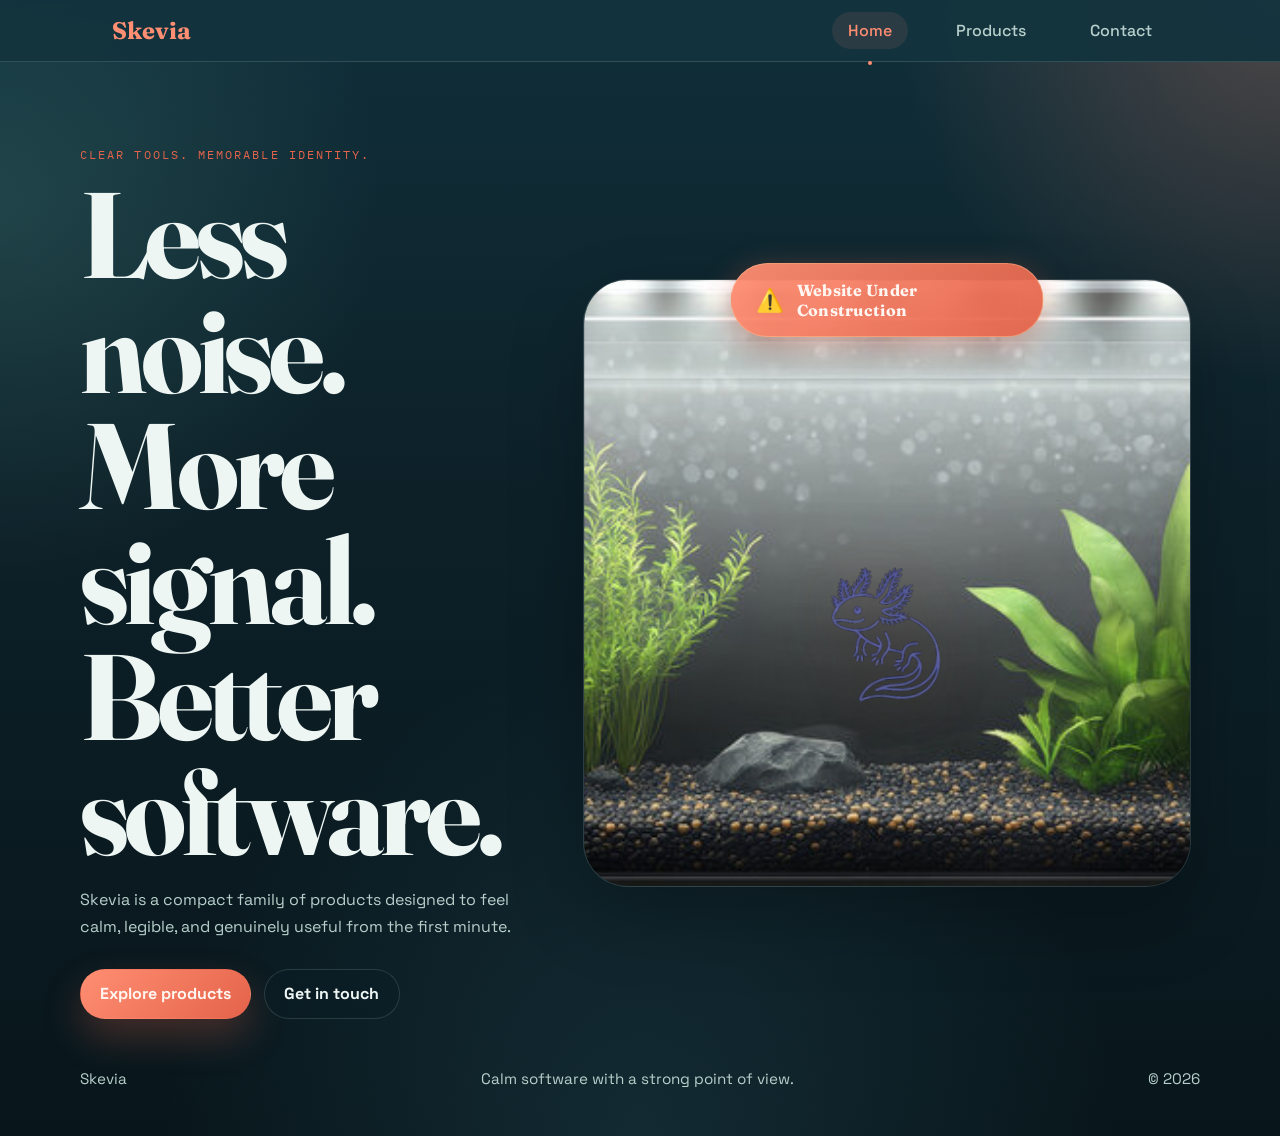
<file: index.html>
<!DOCTYPE html>
<html lang="en">
  <head>
    <meta charset="UTF-8" />
    <meta name="viewport" content="width=device-width, initial-scale=1.0" />
    <meta
      name="description"
      content="Skevia is building a calm, clear software family with a stronger editorial point of view."
    />
    <meta name="theme-color" content="#0f2a34" />
    <title>Skevia | Calm software with a strong point of view</title>
    <link rel="preconnect" href="https://fonts.googleapis.com" />
    <link rel="preconnect" href="https://fonts.gstatic.com" crossorigin />
    <link
      href="https://fonts.googleapis.com/css2?family=Fraunces:opsz,wght@9..144,500;9..144,700&family=IBM+Plex+Mono:wght@400;500;600&family=Space+Grotesk:wght@400;500;700&display=swap"
      rel="stylesheet"
    />
    <link rel="icon" href="favicon.svg" />
    <link rel="stylesheet" href="styles.css" />
  </head>
  <body>
    <nav class="main-nav">
      <div class="nav-container">
        <a href="index.html" class="nav-logo">Skevia</a>
        <ul class="nav-tabs">
          <li><a href="index.html" class="nav-link active">Home</a></li>
          <li><a href="products.html" class="nav-link">Products</a></li>
          <li><a href="contact.html" class="nav-link">Contact</a></li>
        </ul>
      </div>
    </nav>

    <main id="top">
      <section class="hero reveal">
        <div class="hero-copy">
          <p class="eyebrow">Clear tools. Memorable identity.</p>
          <h1>Less noise. More signal. Better software.</h1>
          <p class="hero-lead">
            Skevia is a compact family of products designed to feel calm,
            legible, and genuinely useful from the first minute.
          </p>

          <div class="hero-actions">
            <a class="button button-primary" href="products.html"
              >Explore products</a
            >
            <a class="button button-secondary" href="contact.html">Get in touch</a>
          </div>
        </div>

        <div class="hero-mark reveal" aria-hidden="true">
          <div class="under-construction-banner">
            <span class="construction-icon">⚠️</span>
            <p>Website Under Construction</p>
          </div>
          <div class="hero-tank">
            <img class="hero-tank-image" src="fish-tank.jpg" alt="Aquarium tank" />
            <div class="tank-overlay">
              <span class="tank-bubble bubble-1"></span>
              <span class="tank-bubble bubble-2"></span>
              <span class="tank-bubble bubble-3"></span>
              <span class="tank-bubble bubble-4"></span>
              <span class="tank-bubble bubble-5"></span>
              <span class="tank-bubble bubble-6"></span>
              <span class="plant-sway plant-left"></span>
              <span class="plant-sway plant-right"></span>
            </div>
            <img class="hero-logo" src="company-logo-cutout.png" alt="Axolotl logo" />
          </div>
        </div>
      </section>
    </main>

    <footer class="site-footer">
      <p>Skevia</p>
      <p>Calm software with a strong point of view.</p>
      <p>&copy; <span data-year></span></p>
    </footer>

    <script src="script.js"></script>
  </body>
</html>
</file>
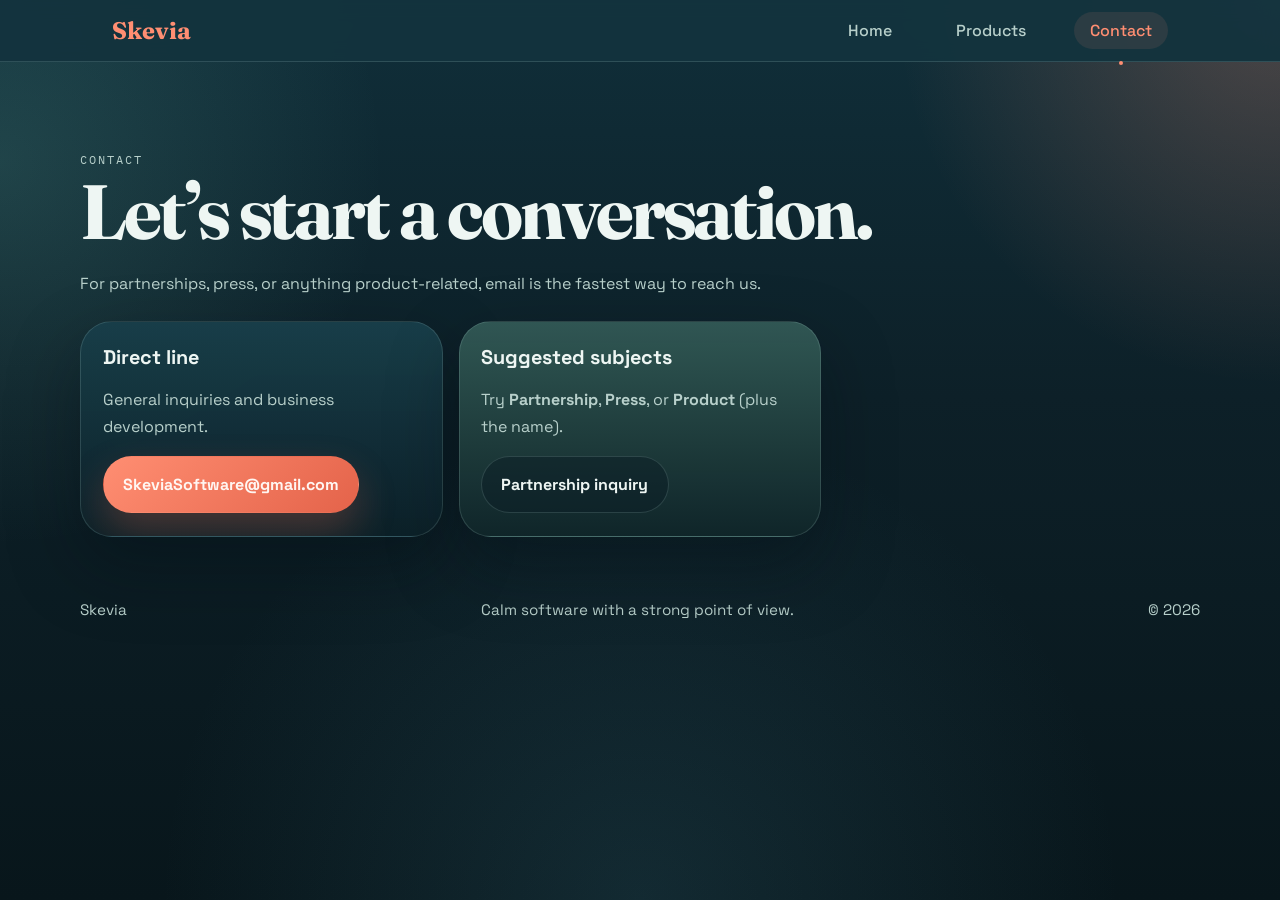
<file: contact.html>
<!DOCTYPE html>
<html lang="en">
  <head>
    <meta charset="UTF-8" />
    <meta name="viewport" content="width=device-width, initial-scale=1.0" />
    <meta
      name="description"
      content="Contact Skevia for partnerships, press, or questions about Skevia Studios, Veks AI, and more."
    />
    <meta name="theme-color" content="#0f2a34" />
    <title>Skevia | Contact</title>
    <link rel="preconnect" href="https://fonts.googleapis.com" />
    <link rel="preconnect" href="https://fonts.gstatic.com" crossorigin />
    <link
      href="https://fonts.googleapis.com/css2?family=Fraunces:opsz,wght@9..144,500;9..144,700&family=IBM+Plex+Mono:wght@400;500;600&family=Space+Grotesk:wght@400;500;700&display=swap"
      rel="stylesheet"
    />
    <link rel="icon" href="favicon.svg" />
    <link rel="stylesheet" href="styles.css" />
  </head>
  <body>
    <nav class="main-nav">
      <div class="nav-container">
        <a href="index.html" class="nav-logo">Skevia</a>
        <ul class="nav-tabs">
          <li><a href="index.html" class="nav-link">Home</a></li>
          <li><a href="products.html" class="nav-link">Products</a></li>
          <li><a href="contact.html" class="nav-link active">Contact</a></li>
        </ul>
      </div>
    </nav>

    <main id="top">
      <section class="section reveal" id="contact">
        <div class="section-heading">
          <p class="eyebrow">Contact</p>
          <h2>Let’s start a conversation.</h2>
          <p>
            For partnerships, press, or anything product-related, email is the
            fastest way to reach us.
          </p>
        </div>

        <div class="product-grid">
          <article class="product-card">
            <h3>Direct line</h3>
            <p>General inquiries and business development.</p>
            <p>
              <a class="button button-primary" href="mailto:SkeviaSoftware@gmail.com"
                >SkeviaSoftware@gmail.com</a
              >
            </p>
          </article>

          <article class="product-card">
            <h3>Suggested subjects</h3>
            <p>
              Try <strong>Partnership</strong>, <strong>Press</strong>, or
              <strong>Product</strong> (plus the name).
            </p>
            <p>
              <a
                class="button button-secondary"
                href="mailto:SkeviaSoftware@gmail.com?subject=Partnership%20inquiry"
                >Partnership inquiry</a
              >
            </p>
          </article>
        </div>
      </section>
    </main>

    <footer class="site-footer">
      <p>Skevia</p>
      <p>Calm software with a strong point of view.</p>
      <p>&copy; <span data-year></span></p>
    </footer>

    <script src="script.js"></script>
  </body>
</html>
</file>
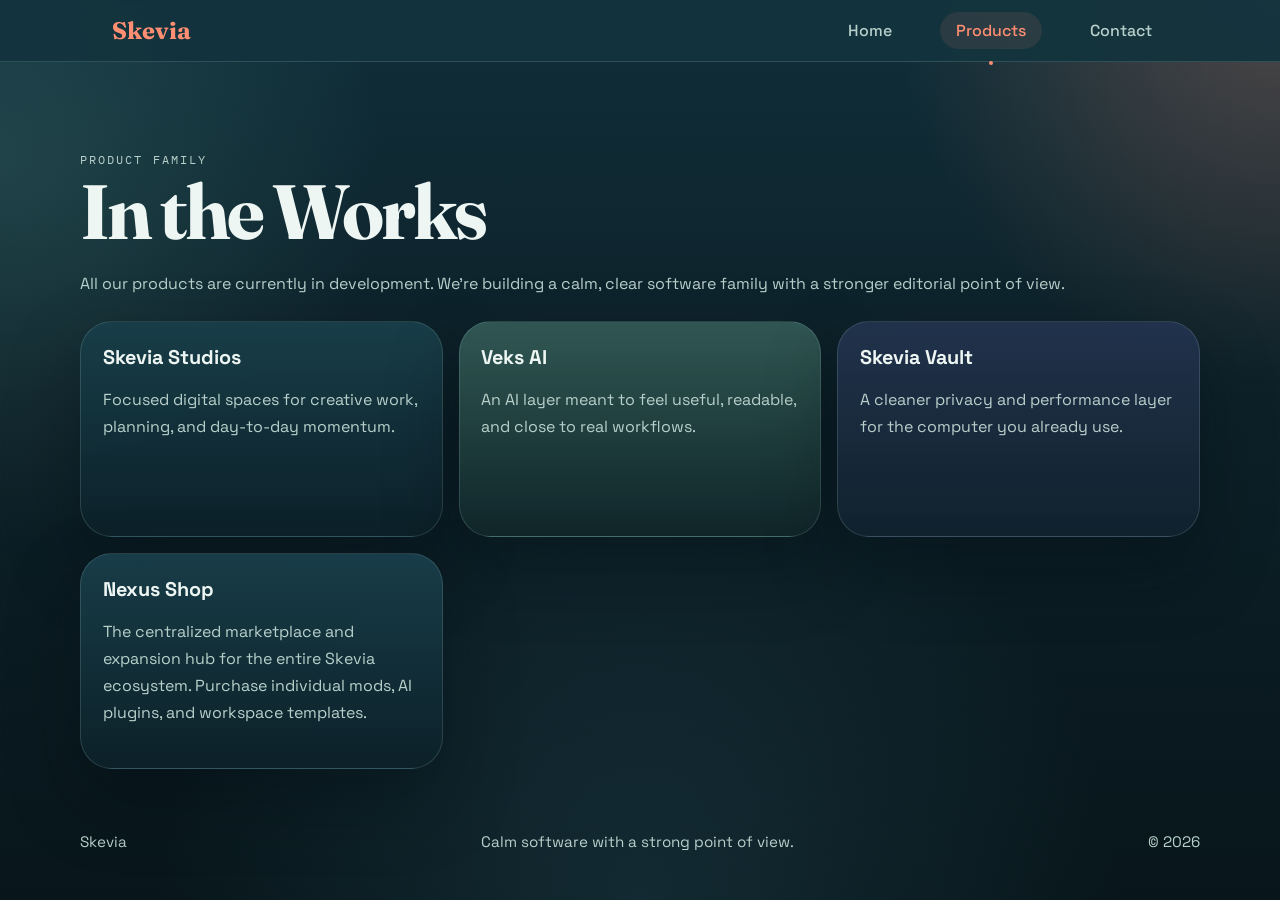
<file: products.html>
<!DOCTYPE html>
<html lang="en">
  <head>
    <meta charset="UTF-8" />
    <meta name="viewport" content="width=device-width, initial-scale=1.0" />
    <meta
      name="description"
      content="Skevia is building a calm, clear software family with a stronger editorial point of view."
    />
    <meta name="theme-color" content="#0f2a34" />
    <title>Skevia | Products</title>
    <link rel="preconnect" href="https://fonts.googleapis.com" />
    <link rel="preconnect" href="https://fonts.gstatic.com" crossorigin />
    <link
      href="https://fonts.googleapis.com/css2?family=Fraunces:opsz,wght@9..144,500;9..144,700&family=IBM+Plex+Mono:wght@400;500;600&family=Space+Grotesk:wght@400;500;700&display=swap"
      rel="stylesheet"
    />
    <link rel="icon" href="favicon.svg" />
    <link rel="stylesheet" href="styles.css" />
  </head>
  <body>
    <nav class="main-nav">
      <div class="nav-container">
        <a href="index.html" class="nav-logo">Skevia</a>
        <ul class="nav-tabs">
          <li><a href="index.html" class="nav-link">Home</a></li>
          <li><a href="products.html" class="nav-link active">Products</a></li>
          <li><a href="contact.html" class="nav-link">Contact</a></li>
        </ul>
      </div>
    </nav>

    <main id="top">
      <section class="section reveal" id="products">
        <div class="section-heading">
          <p class="eyebrow">Product family</p>
          <h2>In the Works</h2>
          <p>
            All our products are currently in development. We're building a calm, clear software family with a stronger editorial point of view.
          </p>
        </div>

        <div class="product-grid">
          <article class="product-card">
            <h3>Skevia Studios</h3>
            <p>
              Focused digital spaces for creative work, planning, and
              day-to-day momentum.
            </p>
          </article>

          <article class="product-card">
            <h3>Veks AI</h3>
            <p>
              An AI layer meant to feel useful, readable, and close to real
              workflows.
            </p>
          </article>

          <article class="product-card">
            <h3>Skevia Vault</h3>
            <p>
              A cleaner privacy and performance layer for the computer you
              already use.
            </p>
          </article>

          <article class="product-card">
            <h3>Nexus Shop</h3>
            <p>
              The centralized marketplace and expansion hub for the entire Skevia ecosystem. Purchase individual mods, AI plugins, and workspace templates.
            </p>
          </article>
        </div>
      </section>
    </main>

    <footer class="site-footer">
      <p>Skevia</p>
      <p>Calm software with a strong point of view.</p>
      <p>&copy; <span data-year></span></p>
    </footer>

    <script src="script.js"></script>
  </body>
</html>
</file>
<file: styles.css>
:root {
  --bg: #0d2028;
  --surface: rgba(14, 40, 49, 0.78);
  --surface-strong: rgba(19, 52, 62, 0.96);
  --ink: #eef6f3;
  --muted: #b8d0cb;
  --accent: #ff8e72;
  --accent-deep: #e4634a;
  --moss: #7ad1bf;
  --line: rgba(189, 231, 224, 0.16);
  --shadow: 0 30px 70px rgba(3, 13, 17, 0.34);
  --display: "Fraunces", serif;
  --body: "Space Grotesk", sans-serif;
  --mono: "IBM Plex Mono", monospace;
  --radius-lg: 2rem;
  --radius-md: 1.5rem;
  --max-width: 1120px;
}

*,
*::before,
*::after {
  box-sizing: border-box;
}

html {
  scroll-behavior: smooth;
  scroll-padding-top: 6rem;
}

section[id] {
  scroll-margin-top: 7.5rem;
}

body {
  margin: 0;
  min-height: 100vh;
  padding-top: 6rem;
  color: var(--ink);
  font-family: var(--body);
  background:
    radial-gradient(circle at top right, rgba(255, 142, 114, 0.26), transparent 24rem),
    radial-gradient(circle at left 18%, rgba(122, 209, 191, 0.16), transparent 24rem),
    radial-gradient(circle at bottom, rgba(68, 133, 154, 0.18), transparent 30rem),
    linear-gradient(180deg, #102f3a 0%, var(--bg) 44%, #08161b 100%);
  overflow-x: hidden;
}

a {
  color: inherit;
  text-decoration: none;
}

/* Navigation Styles */
.main-nav {
  position: fixed;
  top: 0;
  left: 0;
  right: 0;
  background: var(--surface-strong);
  backdrop-filter: blur(10px);
  border-bottom: 1px solid var(--line);
  z-index: 1000;
  padding: 1rem 0;
}

.nav-container {
  max-width: var(--max-width);
  margin: 0 auto;
  padding: 0 2rem;
  display: flex;
  justify-content: space-between;
  align-items: center;
}

.nav-logo {
  font-family: var(--display);
  font-size: 1.5rem;
  font-weight: 700;
  color: var(--accent);
  transition: color 0.3s ease;
}

.nav-logo:hover {
  color: var(--moss);
}

.nav-tabs {
  display: flex;
  list-style: none;
  margin: 0;
  padding: 0;
  gap: 2rem;
}

.nav-link {
  color: var(--muted);
  font-weight: 500;
  padding: 0.5rem 1rem;
  border-radius: var(--radius-md);
  transition: all 0.3s ease;
  position: relative;
}

.nav-link:hover {
  color: var(--ink);
  background: rgba(255, 255, 255, 0.1);
}

.nav-link.active {
  color: var(--accent);
  background: rgba(255, 142, 114, 0.1);
}

.nav-link.active::after {
  content: '';
  position: absolute;
  bottom: -1rem;
  left: 50%;
  transform: translateX(-50%);
  width: 4px;
  height: 4px;
  background: var(--accent);
  border-radius: 50%;
}

/* Adjust hero section to account for fixed nav */
.hero {
  padding-top: 5rem;
}

img {
  display: block;
  max-width: 100%;
}

button,
input,
textarea,
select {
  font: inherit;
}

:focus-visible {
  outline: 2px solid var(--accent);
  outline-offset: 4px;
}

.hero,
.section,
.site-footer {
  width: min(calc(100% - 2rem), var(--max-width));
  margin-inline: auto;
}

.eyebrow {
  margin: 0 0 0.9rem;
  color: var(--accent-deep);
  font-family: var(--mono);
  font-size: 0.72rem;
  letter-spacing: 0.18em;
  text-transform: uppercase;
}

.button,
.product-card,
.principle-card {
  transition:
    transform 180ms ease,
    border-color 180ms ease,
    background-color 180ms ease,
    box-shadow 180ms ease,
    color 180ms ease;
}

.button {
  display: inline-flex;
  align-items: center;
  justify-content: center;
  min-height: 3rem;
  padding: 0.85rem 1.2rem;
  border-radius: 999px;
  border: 1px solid var(--line);
  font-weight: 700;
}

.button:hover,
.button:focus-visible,
.product-card:hover,
.product-card:focus-within,
.principle-card:hover,
.principle-card:focus-within {
  transform: translateY(-2px);
}

.button-primary {
  color: #fff6f2;
  border-color: transparent;
  background: linear-gradient(135deg, var(--accent), var(--accent-deep));
  box-shadow: 0 18px 38px rgba(228, 99, 74, 0.28);
}

.button-secondary {
  background: rgba(11, 29, 36, 0.5);
  color: var(--ink);
}

.hero {
  display: grid;
  grid-template-columns: minmax(0, 0.85fr) minmax(360px, 1.15fr);
  gap: 2rem;
  align-items: center;
  padding: 3.2rem 0 2.2rem;
}

.hero-copy h1,
.section-heading h2,
.approach-panel h2 {
  margin: 0;
  font-family: var(--display);
  font-weight: 700;
  line-height: 0.95;
  letter-spacing: -0.04em;
  text-wrap: balance;
}

.hero-copy h1 {
  max-width: 8ch;
  font-size: clamp(4.1rem, 11vw, 7.6rem);
}

.hero-lead,
.section-heading p,
.product-card p,
.principle-card p,
.approach-lead {
  margin: 1rem 0 0;
  color: var(--muted);
  line-height: 1.7;
}

.hero-actions {
  display: flex;
  flex-wrap: wrap;
  gap: 0.8rem;
  margin-top: 1.8rem;
}

.product-card,
.approach-panel,
.principle-card {
  position: relative;
  overflow: hidden;
  border: 1px solid rgba(189, 231, 224, 0.16);
  border-radius: var(--radius-lg);
  box-shadow: var(--shadow);
  backdrop-filter: blur(16px);
}

.hero-mark {
  position: relative;
  display: grid;
  place-items: center;
  min-height: 43rem;
  padding: 1rem 0.5rem;
}

.under-construction-banner {
  position: absolute;
  top: 1.5rem;
  left: 50%;
  transform: translateX(-50%);
  z-index: 10;
  display: flex;
  align-items: center;
  gap: 0.8rem;
  padding: 1rem 1.5rem;
  background: linear-gradient(135deg, rgba(255, 142, 114, 0.95), rgba(228, 99, 74, 0.95));
  border-radius: 999px;
  box-shadow: 0 8px 32px rgba(228, 99, 74, 0.4);
  border: 1px solid rgba(255, 200, 150, 0.4);
}

.construction-icon {
  font-size: 1.4rem;
  animation: pulse-bounce 2s ease-in-out infinite;
}

.under-construction-banner p {
  margin: 0;
  font-family: var(--display);
  font-size: 1rem;
  font-weight: 700;
  color: #fff6f2;
  letter-spacing: 0.02em;
}

@keyframes pulse-bounce {
  0%, 100% { transform: scale(1); }
  50% { transform: scale(1.1); }
}

.hero-mark::before {
  content: "";
  position: absolute;
  inset: 10% 10%;
  border-radius: 24%;
  background:
    radial-gradient(circle at 24% 24%, rgba(255, 171, 147, 0.24), transparent 20%),
    radial-gradient(circle at 74% 26%, rgba(122, 209, 191, 0.24), transparent 22%),
    radial-gradient(circle at 50% 74%, rgba(66, 141, 165, 0.2), transparent 30%);
  filter: blur(38px);
  opacity: 0.88;
}

.hero-tank {
  position: relative;
  isolation: isolate;
  width: min(100%, 38rem);
  aspect-ratio: 1;
  border-radius: 2.8rem;
  border: 1px solid rgba(255, 255, 255, 0.12);
  background: linear-gradient(180deg, rgba(255, 255, 255, 0.03), rgba(255, 255, 255, 0.005));
  box-shadow:
    inset 0 0 0 1px rgba(255, 255, 255, 0.08),
    inset 0 20px 28px rgba(255, 255, 255, 0.03),
    0 30px 76px rgba(0, 0, 0, 0.24);
  overflow: hidden;
}

.hero-tank::before {
  content: "";
  position: absolute;
  inset: 0.6rem;
  border-radius: 2.15rem;
  background: rgba(255, 255, 255, 0.045);
  box-shadow: inset 0 0 0 1px rgba(255, 255, 255, 0.08);
  z-index: 0;
}

.hero-tank::after {
  content: "";
  position: absolute;
  inset: 0;
  border-radius: inherit;
  background:
    linear-gradient(
      108deg,
      rgba(255, 255, 255, 0.12) 0%,
      rgba(255, 255, 255, 0.03) 7%,
      transparent 16%,
      transparent 66%,
      rgba(255, 255, 255, 0.03) 78%,
      transparent 88%
    );
  pointer-events: none;
  mix-blend-mode: screen;
  opacity: 0.45;
  z-index: 8;
}

.hero-tank-image {
  position: absolute;
  top: -8%;
  left: 0;
  width: 100%;
  height: 116%;
  object-fit: cover;
  object-position: center 20%;
  clip-path: inset(6% 0 6% 0);
  display: block;
  z-index: 1;
}

.tank-overlay {
  position: absolute;
  inset: 0;
  pointer-events: none;
  z-index: 2;
}

.tank-bubble {
  position: absolute;
  width: 0.64rem;
  aspect-ratio: 1;
  border-radius: 50%;
  background: rgba(255, 255, 255, 0.8);
  box-shadow: 0 0 14px rgba(255, 255, 255, 0.22);
  opacity: 0.9;
  filter: blur(0.35px);
  animation: bubble-rise var(--bubble-duration, 7.4s) linear infinite;
  animation-delay: var(--bubble-delay, 0s);
}

.tank-bubble::after {
  content: "";
  position: absolute;
  inset: 22%;
  border-radius: 50%;
  background: rgba(255, 255, 255, 0.6);
}

.bubble-1 { left: 12%; bottom: 18%; --bubble-duration: 8.1s; --bubble-delay: 0s; --bubble-drift: 0.9rem; }
.bubble-2 { left: 26%; bottom: 13%; --bubble-duration: 7.1s; --bubble-delay: 1.3s; --bubble-drift: -0.8rem; }
.bubble-3 { left: 42%; bottom: 17%; --bubble-duration: 6.4s; --bubble-delay: 2.1s; --bubble-drift: 0.7rem; }
.bubble-4 { left: 58%; bottom: 15%; --bubble-duration: 8.4s; --bubble-delay: 0.8s; --bubble-drift: -1rem; }
.bubble-5 { left: 72%; bottom: 20%; --bubble-duration: 7.8s; --bubble-delay: 1.7s; --bubble-drift: 1.2rem; }
.bubble-6 { left: 84%; bottom: 14%; --bubble-duration: 6.9s; --bubble-delay: 2.9s; --bubble-drift: -0.9rem; }

@keyframes bubble-rise {
  0% { transform: translate3d(0, 0, 0) scale(0.5); opacity: 0; }
  10% { opacity: 0.9; }
  80% { opacity: 0.9; }
  100% { transform: translate3d(var(--bubble-drift, 0.7rem), -18rem, 0) scale(1); opacity: 0; }
}

.plant-sway {
  position: absolute;
  bottom: 8%;
  width: 20%;
  height: 42%;
  background: radial-gradient(circle at 50% 12%, rgba(255,255,255,0.18), transparent 32%);
  filter: blur(8px);
  mix-blend-mode: screen;
  opacity: 0.24;
  animation: plant-sway 5.4s ease-in-out infinite alternate;
}

.plant-left { left: 6%; }
.plant-right { right: 8%; }

@keyframes plant-sway {
  0% { transform: translateX(0) scaleX(1); }
  50% { transform: translateX(0.35rem) scaleX(1.02); }
  100% { transform: translateX(-0.35rem) scaleX(0.98); }
}

.hero-logo {
  position: absolute;
  z-index: 5;
  left: 50%;
  top: 54%;
  width: clamp(11rem, 18vw, 16rem);
  aspect-ratio: 1;
  object-fit: contain;
  transform: translate(-50%, -50%) rotate(-5deg);
  filter:
    drop-shadow(0 18px 34px rgba(2, 12, 17, 0.46))
    drop-shadow(0 0 30px rgba(255, 142, 114, 0.16));
  animation: axolotl-float 6.8s ease-in-out infinite;
}

.tank-lid {
  position: absolute;
  top: 0.9rem;
  left: 3.2rem;
  right: 3.2rem;
  height: 1.5rem;
  border-radius: 1rem 1rem 0.7rem 0.7rem;
  background: linear-gradient(180deg, rgba(43, 76, 86, 0.98), rgba(18, 34, 43, 0.98));
  box-shadow:
    inset 0 1px 0 rgba(255, 255, 255, 0.08),
    0 10px 18px rgba(0, 0, 0, 0.24);
  z-index: 7;
}

.tank-lid::before {
  content: "";
  position: absolute;
  inset: 0.32rem 1.1rem;
  border-radius: 999px;
  background: repeating-linear-gradient(
    90deg,
    rgba(255, 255, 255, 0.06) 0 8px,
    transparent 8px 16px
  );
  opacity: 0.64;
}

.tank-lid::after {
  content: "";
  position: absolute;
  left: 50%;
  top: 0.34rem;
  width: 5rem;
  height: 0.34rem;
  transform: translateX(-50%);
  border-radius: 999px;
  background: rgba(172, 223, 233, 0.18);
}

.tank-lightbar {
  position: absolute;
  top: 3.35rem;
  left: 3.9rem;
  right: 3.9rem;
  height: 0.76rem;
  border-radius: 999px;
  background: linear-gradient(
    90deg,
    rgba(255, 255, 255, 0.22),
    rgba(229, 250, 252, 0.82),
    rgba(255, 255, 255, 0.22)
  );
  box-shadow:
    0 0 18px rgba(194, 243, 248, 0.24),
    0 0 42px rgba(130, 209, 224, 0.12);
  z-index: 6;
  animation: light-pulse 6s ease-in-out infinite;
}

.tank-water {
  position: absolute;
  inset: 4.7rem 1.2rem 1.2rem;
  border-radius: 1.9rem 1.9rem 2.2rem 2.2rem;
  background:
    linear-gradient(
      180deg,
      rgba(27, 84, 100, 0.82) 0%,
      rgba(13, 45, 55, 0.88) 45%,
      rgba(7, 22, 29, 0.97) 100%
    ),
    url('Fish Tank.jpg') no-repeat center/cover;
  border: 1px solid rgba(188, 238, 235, 0.14);
  box-shadow:
    inset 0 1px 0 rgba(255, 255, 255, 0.08),
    inset 0 -20px 40px rgba(3, 9, 12, 0.28);
  overflow: hidden;
  isolation: isolate;
}

.tank-water::before {
  content: "";
  position: absolute;
  inset: -16%;
  background:
    radial-gradient(circle at 25% 22%, rgba(255, 255, 255, 0.16), transparent 18%),
    radial-gradient(circle at 68% 24%, rgba(122, 209, 191, 0.14), transparent 22%),
    repeating-linear-gradient(
      115deg,
      transparent 0 22px,
      rgba(255, 255, 255, 0.06) 22px 30px,
      transparent 30px 56px
    );
  mix-blend-mode: screen;
  opacity: 0.28;
  animation: tank-caustics 15s linear infinite;
  z-index: 1;
}

.tank-water::after {
  content: "";
  position: absolute;
  inset: 0;
  background:
    linear-gradient(
      106deg,
      rgba(255, 255, 255, 0.18) 0 7%,
      transparent 12% 32%,
      rgba(255, 255, 255, 0.08) 37%,
      transparent 42% 100%
    ),
    linear-gradient(
      180deg,
      rgba(255, 255, 255, 0.12),
      transparent 14%,
      transparent 72%,
      rgba(255, 255, 255, 0.06)
    );
  pointer-events: none;
  z-index: 8;
}

.tank-surface {
  position: absolute;
  top: 2.55rem;
  left: 1.4rem;
  right: 1.4rem;
  height: 0.55rem;
  border-radius: 999px;
  background: linear-gradient(
    90deg,
    rgba(255, 255, 255, 0.18),
    rgba(218, 251, 255, 0.6),
    rgba(255, 255, 255, 0.18)
  );
  box-shadow: 0 0 14px rgba(173, 238, 245, 0.18);
  opacity: 0.92;
  z-index: 6;
  animation: surface-breathe 4.8s ease-in-out infinite;
}

.tank-filter {
  position: absolute;
  top: 1.55rem;
  right: 1.25rem;
  width: 1.6rem;
  height: 12rem;
  border-radius: 1rem;
  background: linear-gradient(180deg, rgba(44, 78, 88, 0.9), rgba(14, 28, 36, 0.95));
  box-shadow:
    inset 0 1px 0 rgba(255, 255, 255, 0.06),
    0 10px 24px rgba(2, 10, 14, 0.22);
  z-index: 4;
}

.tank-filter::before {
  content: "";
  position: absolute;
  top: 1rem;
  right: 1.24rem;
  width: 2.35rem;
  height: 0.5rem;
  border-radius: 999px;
  background: rgba(151, 229, 235, 0.16);
  box-shadow: 0 0 12px rgba(151, 229, 235, 0.12);
}

.tank-filter::after {
  content: "";
  position: absolute;
  bottom: 1.2rem;
  left: 50%;
  width: 0.44rem;
  height: 3.5rem;
  transform: translateX(-50%);
  border-radius: 999px;
  background: linear-gradient(180deg, rgba(61, 111, 122, 0.9), rgba(23, 50, 59, 0.95));
}

.tank-heater {
  position: absolute;
  top: 3rem;
  left: 1.35rem;
  width: 0.8rem;
  height: 10.4rem;
  border-radius: 999px;
  background: linear-gradient(180deg, rgba(84, 104, 114, 0.92), rgba(22, 37, 43, 0.96));
  box-shadow: inset 0 1px 0 rgba(255, 255, 255, 0.08);
  z-index: 4;
}

.tank-heater::before {
  content: "";
  position: absolute;
  top: 0.75rem;
  left: 50%;
  width: 0.28rem;
  height: 1rem;
  transform: translateX(-50%);
  border-radius: 999px;
  background: rgba(255, 118, 88, 0.9);
  box-shadow: 0 0 10px rgba(255, 118, 88, 0.45);
}

.tank-heater::after {
  content: "";
  position: absolute;
  top: -0.55rem;
  left: 50%;
  width: 1.4rem;
  height: 0.4rem;
  transform: translateX(-50%);
  border-radius: 999px;
  background: rgba(191, 235, 240, 0.16);
}

.tank-beam {
  position: absolute;
  top: -8%;
  bottom: 22%;
  width: 18%;
  background: linear-gradient(
    180deg,
    rgba(208, 247, 250, 0.28),
    rgba(120, 203, 221, 0.08) 42%,
    rgba(29, 95, 112, 0) 100%
  );
  transform: skewX(-18deg);
  filter: blur(1px);
  opacity: 0.24;
  z-index: 1;
  animation: beam-drift 10s ease-in-out infinite;
}

.tank-beam-1 {
  left: 7%;
  animation-duration: 11s;
}

.tank-beam-2 {
  left: 32%;
  width: 22%;
  animation-duration: 9.4s;
  animation-delay: 1.2s;
}

.tank-beam-3 {
  right: 10%;
  animation-duration: 12s;
  animation-delay: 0.6s;
}

.tank-particle {
  position: absolute;
  z-index: 2;
  width: 0.4rem;
  aspect-ratio: 1;
  border-radius: 50%;
  background: radial-gradient(
    circle at 35% 35%,
    rgba(240, 255, 255, 0.65),
    rgba(255, 255, 255, 0) 62%
  );
  opacity: 0.55;
  animation: particle-drift 9s ease-in-out infinite;
}

.particle-1 {
  left: 14%;
  top: 18%;
  width: 0.34rem;
  animation-duration: 8.2s;
}

.particle-2 {
  left: 22%;
  top: 48%;
  width: 0.6rem;
  animation-duration: 10.6s;
  animation-delay: 0.8s;
}

.particle-3 {
  left: 68%;
  top: 28%;
  width: 0.44rem;
  animation-duration: 7.8s;
  animation-delay: 1.4s;
}

.particle-4 {
  left: 80%;
  top: 56%;
  width: 0.52rem;
  animation-duration: 9.8s;
  animation-delay: 2.2s;
}

.particle-5 {
  left: 38%;
  top: 22%;
  width: 0.28rem;
  animation-duration: 8.6s;
  animation-delay: 1.1s;
}

.particle-6 {
  left: 56%;
  top: 44%;
  width: 0.36rem;
  animation-duration: 11.2s;
  animation-delay: 2.6s;
}

.hero-logo {
  position: absolute;
  z-index: 5;
  left: 50%;
  top: 27%;
  width: clamp(17rem, 32vw, 24rem);
  aspect-ratio: 1;
  object-fit: contain;
  transform: translateX(-50%) rotate(-5deg);
  filter:
    drop-shadow(0 18px 34px rgba(2, 12, 17, 0.46))
    drop-shadow(0 0 30px rgba(255, 142, 114, 0.16));
  animation: axolotl-float 6.8s ease-in-out infinite;
}

.tank-bubble {
  position: absolute;
  bottom: 5.6rem;
  z-index: 3;
  width: 0.9rem;
  aspect-ratio: 1;
  border-radius: 50%;
  border: 1px solid rgba(212, 245, 255, 0.35);
  background: radial-gradient(circle at 30% 30%, rgba(255, 255, 255, 0.55), rgba(255, 255, 255, 0) 58%);
  box-shadow: inset 0 0 12px rgba(255, 255, 255, 0.08);
  opacity: 0;
  animation: bubble-rise 7s linear infinite;
}

.bubble-1 {
  left: 13%;
  --bubble-drift: 1rem;
  --bubble-rise: 17rem;
  --bubble-start: 0.55;
  --bubble-end: 1.1;
  animation-duration: 7.2s;
}

.bubble-2 {
  left: 24%;
  --bubble-drift: -0.8rem;
  --bubble-rise: 14rem;
  --bubble-start: 0.45;
  --bubble-end: 0.95;
  animation-duration: 6.4s;
  animation-delay: 1.8s;
}

.bubble-3 {
  left: 38%;
  width: 0.72rem;
  --bubble-drift: 0.7rem;
  --bubble-rise: 12rem;
  --bubble-start: 0.42;
  --bubble-end: 0.92;
  animation-duration: 6.2s;
  animation-delay: 0.4s;
}

.bubble-4 {
  left: 68%;
  --bubble-drift: 1rem;
  --bubble-rise: 19rem;
  --bubble-start: 0.6;
  --bubble-end: 1.16;
  animation-duration: 7.8s;
  animation-delay: 0.8s;
}

.bubble-5 {
  left: 77%;
  --bubble-drift: -1.1rem;
  --bubble-rise: 15rem;
  --bubble-start: 0.42;
  --bubble-end: 0.9;
  animation-duration: 6.8s;
  animation-delay: 2.7s;
}

.bubble-6 {
  left: 86%;
  width: 0.7rem;
  --bubble-drift: 0.8rem;
  --bubble-rise: 13rem;
  --bubble-start: 0.38;
  --bubble-end: 0.86;
  animation-duration: 5.8s;
  animation-delay: 1.4s;
}

.tank-plant {
  position: absolute;
  bottom: 5rem;
  z-index: 4;
  width: 5.8rem;
  height: 9rem;
}

.tank-plant-left {
  left: 1.8rem;
}

.tank-plant-mid {
  left: 50%;
  width: 5.1rem;
  height: 7.2rem;
  transform: translateX(-50%);
  opacity: 0.82;
}

.tank-plant-right {
  right: 1.7rem;
  transform: scaleX(-1);
}

.tank-plant span {
  position: absolute;
  bottom: 0;
  width: 0.85rem;
  border-radius: 999px 999px 0 999px;
  background: linear-gradient(180deg, rgba(122, 209, 191, 0.9), rgba(15, 56, 64, 0.2));
  box-shadow: 0 8px 14px rgba(5, 15, 18, 0.16);
  transform-origin: center bottom;
  animation: kelp-sway var(--duration, 5.8s) ease-in-out infinite;
}

.tank-plant span:nth-child(1) {
  left: 0.25rem;
  height: 54%;
  --kelp-start: -14deg;
  --kelp-mid: 8deg;
  --duration: 5.2s;
}

.tank-plant span:nth-child(2) {
  left: 1.55rem;
  height: 100%;
  --kelp-start: -8deg;
  --kelp-mid: 12deg;
  --duration: 6.2s;
  animation-delay: 0.8s;
}

.tank-plant span:nth-child(3) {
  left: 2.9rem;
  height: 72%;
  --kelp-start: -16deg;
  --kelp-mid: 6deg;
  --duration: 4.8s;
  animation-delay: 1.4s;
}

.tank-plant span:nth-child(4) {
  left: 4.1rem;
  height: 88%;
  --kelp-start: -10deg;
  --kelp-mid: 10deg;
  --duration: 5.6s;
  animation-delay: 0.5s;
}

.tank-rock {
  position: absolute;
  bottom: 4.5rem;
  z-index: 3;
  background:
    radial-gradient(circle at 26% 32%, rgba(255, 255, 255, 0.1), transparent 18%),
    linear-gradient(180deg, rgba(111, 128, 136, 0.84), rgba(49, 62, 69, 0.96));
  box-shadow:
    inset 0 10px 16px rgba(255, 255, 255, 0.05),
    0 16px 18px rgba(3, 10, 14, 0.18);
}

.tank-rock::before {
  content: "";
  position: absolute;
  inset: auto 14% 18% 14%;
  height: 24%;
  background:
    radial-gradient(circle at 10% 50%, rgba(255, 255, 255, 0.18) 0 12%, transparent 14%),
    radial-gradient(circle at 38% 42%, rgba(255, 255, 255, 0.12) 0 10%, transparent 12%),
    radial-gradient(circle at 72% 50%, rgba(255, 255, 255, 0.14) 0 12%, transparent 14%);
  opacity: 0.45;
}

.tank-rock-left {
  left: 4.8rem;
  width: 5.5rem;
  height: 3.5rem;
  border-radius: 42% 58% 36% 64% / 52% 45% 55% 48%;
}

.tank-rock-center {
  left: 50%;
  width: 6.3rem;
  height: 4rem;
  border-radius: 44% 56% 42% 58% / 48% 46% 54% 52%;
  transform: translateX(-50%);
}

.tank-rock-right {
  right: 5rem;
  width: 5rem;
  height: 3.2rem;
  border-radius: 56% 44% 58% 42% / 48% 52% 48% 52%;
}

.tank-sand {
  position: absolute;
  left: 0;
  right: 0;
  bottom: 0;
  height: 7.5rem;
  background:
    radial-gradient(circle at 12% 34%, rgba(255, 213, 181, 0.14) 0 5%, transparent 5.6%),
    radial-gradient(circle at 24% 52%, rgba(255, 213, 181, 0.12) 0 4.2%, transparent 4.8%),
    radial-gradient(circle at 44% 28%, rgba(255, 213, 181, 0.14) 0 4.4%, transparent 5%),
    radial-gradient(circle at 62% 50%, rgba(255, 213, 181, 0.12) 0 4.2%, transparent 4.8%),
    radial-gradient(circle at 82% 30%, rgba(255, 213, 181, 0.14) 0 4.8%, transparent 5.4%),
    linear-gradient(180deg, rgba(134, 95, 68, 0.74), rgba(77, 53, 39, 0.96) 42%, rgba(42, 28, 22, 0.98) 100%);
  border-top: 1px solid rgba(255, 220, 196, 0.08);
  border-radius: 42% 42% 0 0 / 24% 24% 0 0;
  z-index: 2;
}

.tank-sand::before {
  content: "";
  position: absolute;
  inset: 0;
  background:
    radial-gradient(circle at 14% 42%, rgba(255, 240, 231, 0.14) 0 1.4%, transparent 1.8%),
    radial-gradient(circle at 21% 62%, rgba(255, 240, 231, 0.1) 0 1.2%, transparent 1.6%),
    radial-gradient(circle at 36% 48%, rgba(255, 240, 231, 0.14) 0 1.3%, transparent 1.7%),
    radial-gradient(circle at 53% 58%, rgba(255, 240, 231, 0.12) 0 1.1%, transparent 1.5%),
    radial-gradient(circle at 74% 44%, rgba(255, 240, 231, 0.16) 0 1.3%, transparent 1.8%),
    radial-gradient(circle at 86% 54%, rgba(255, 240, 231, 0.12) 0 1.1%, transparent 1.5%);
  opacity: 0.68;
}

.tank-sand::after {
  content: "";
  position: absolute;
  left: 0;
  right: 0;
  top: 0;
  height: 1rem;
  background: linear-gradient(180deg, rgba(255, 233, 214, 0.08), transparent);
  opacity: 0.6;
}

.section {
  padding: 2.4rem 0 3rem;
}

.section-heading {
  display: grid;
  gap: 0.35rem;
  margin-bottom: 1.5rem;
}

.section-heading h2,
.approach-panel h2 {
  font-size: clamp(2.6rem, 6vw, 4.8rem);
}

.product-grid,
.principle-grid {
  display: grid;
  grid-template-columns: repeat(3, minmax(0, 1fr));
  gap: 1rem;
}

.product-card {
  min-height: 13.5rem;
  padding: 1.35rem;
  background:
    linear-gradient(180deg, rgba(26, 64, 76, 0.88), rgba(12, 33, 40, 0.9)),
    var(--surface);
}

.product-card:nth-child(2) {
  background:
    linear-gradient(180deg, rgba(51, 91, 87, 0.92), rgba(16, 38, 41, 0.9)),
    var(--surface);
}

.product-card:nth-child(3) {
  background:
    linear-gradient(180deg, rgba(35, 52, 79, 0.9), rgba(16, 34, 46, 0.92)),
    var(--surface);
}

.product-card h3,
.principle-card h3 {
  margin: 0;
  font-size: 1.24rem;
}

.approach-panel {
  padding: 1.4rem;
  background:
    radial-gradient(circle at top right, rgba(255, 142, 114, 0.18), transparent 18rem),
    linear-gradient(180deg, rgba(17, 46, 55, 0.92), rgba(10, 29, 37, 0.95));
}

.approach-lead {
  max-width: 42rem;
}

.principle-grid {
  margin-top: 1.2rem;
}

.principle-card {
  min-height: 11.5rem;
  padding: 1.2rem;
  background: rgba(9, 26, 32, 0.62);
}

.principle-card:first-child {
  border-top-left-radius: 2.3rem;
}

.principle-card:last-child {
  border-bottom-right-radius: 2.3rem;
}

.nexus-shop-content {
  display: grid;
  grid-template-columns: 1fr 1fr;
  gap: 2.5rem;
  align-items: start;
}

.nexus-description {
  background:
    radial-gradient(circle at top left, rgba(122, 209, 191, 0.12), transparent 15rem),
    linear-gradient(135deg, rgba(26, 64, 76, 0.88), rgba(12, 33, 40, 0.9)),
    var(--surface);
  border: 1px solid rgba(189, 231, 224, 0.16);
  border-radius: var(--radius-lg);
  box-shadow: var(--shadow);
  backdrop-filter: blur(16px);
  padding: 1.8rem;
}

.nexus-description p {
  margin: 0 0 1.2rem;
  color: var(--muted);
  line-height: 1.8;
  font-size: 0.95rem;
}

.nexus-description p:last-child {
  margin-bottom: 0;
}

.nexus-features {
  background:
    radial-gradient(circle at bottom right, rgba(255, 142, 114, 0.12), transparent 15rem),
    linear-gradient(135deg, rgba(35, 52, 79, 0.88), rgba(16, 34, 46, 0.92)),
    var(--surface);
  border: 1px solid rgba(189, 231, 224, 0.16);
  border-radius: var(--radius-lg);
  box-shadow: var(--shadow);
  backdrop-filter: blur(16px);
  padding: 1.8rem;
}

.nexus-features h3 {
  margin: 0 0 1.2rem;
  font-family: var(--display);
  font-size: 1.24rem;
  font-weight: 700;
}

.features-list {
  list-style: none;
  margin: 0;
  padding: 0;
  display: flex;
  flex-direction: column;
  gap: 1rem;
}

.features-list li {
  color: var(--muted);
  line-height: 1.7;
  font-size: 0.9rem;
  padding-left: 1.5rem;
  position: relative;
}

.features-list li::before {
  content: "→";
  position: absolute;
  left: 0;
  color: var(--accent);
  font-weight: 700;
}

.features-list strong {
  color: var(--ink);
  font-weight: 600;
}

.site-footer {
  display: flex;
  justify-content: space-between;
  gap: 1rem;
  padding: 0 0 2rem;
  color: var(--muted);
  font-size: 0.95rem;
}

.reveal {
  opacity: 0;
  transform: translateY(24px);
  transition:
    opacity 650ms ease,
    transform 650ms ease;
}

.reveal.is-visible {
  opacity: 1;
  transform: translateY(0);
}

@keyframes axolotl-float {
  0%,
  100% {
    transform: translateX(-50%) translateY(0) rotate(-5deg);
  }

  50% {
    transform: translateX(-50%) translateY(-14px) rotate(2deg);
  }
}

@keyframes tank-sway {
  0%,
  100% {
    transform: translate(0, 0) scale(1);
  }

  40% {
    transform: translate(0.2rem, -0.15rem) scale(1.005);
  }

  80% {
    transform: translate(-0.2rem, 0.15rem) scale(1.003);
  }
}

@keyframes tank-caustics {
  0% {
    transform: translate3d(-6%, 0, 0) rotate(0deg);
  }

  50% {
    transform: translate3d(6%, -2%, 0) rotate(4deg);
  }

  100% {
    transform: translate3d(-6%, 0, 0) rotate(0deg);
  }
}

@keyframes light-pulse {
  0%,
  100% {
    opacity: 0.88;
    box-shadow:
      0 0 18px rgba(194, 243, 248, 0.24),
      0 0 42px rgba(130, 209, 224, 0.12);
  }

  50% {
    opacity: 1;
    box-shadow:
      0 0 22px rgba(214, 250, 252, 0.32),
      0 0 52px rgba(130, 209, 224, 0.18);
  }
}

@keyframes surface-breathe {
  0%,
  100% {
    transform: scaleX(1) translateY(0);
    opacity: 0.84;
  }

  50% {
    transform: scaleX(1.04) translateY(2px);
    opacity: 1;
  }
}

@keyframes bubble-rise {
  0% {
    transform: translate3d(0, 0, 0) scale(var(--bubble-start));
    opacity: 0;
  }

  16% {
    opacity: 0.65;
  }

  100% {
    transform: translate3d(
        var(--bubble-drift),
        calc(var(--bubble-rise) * -1),
        0
      )
      scale(var(--bubble-end));
    opacity: 0;
  }
}

@keyframes beam-drift {
  0%,
  100% {
    transform: skewX(-18deg) translateX(0);
  }

  50% {
    transform: skewX(-14deg) translateX(8px);
  }
}

@keyframes particle-drift {
  0%,
  100% {
    transform: translate3d(0, 0, 0) scale(1);
    opacity: 0.3;
  }

  50% {
    transform: translate3d(0.5rem, -0.9rem, 0) scale(1.16);
    opacity: 0.72;
  }
}

@keyframes kelp-sway {
  0%,
  100% {
    transform: rotate(var(--kelp-start));
  }

  50% {
    transform: rotate(var(--kelp-mid));
  }
}

@media (max-width: 980px) {
  .hero,
  .product-grid,
  .principle-grid,
  .nexus-shop-content {
    grid-template-columns: 1fr;
  }
}

@media (max-width: 640px) {
  .hero {
    padding-top: 2.4rem;
  }

  .hero-copy h1 {
    font-size: clamp(3.3rem, 19vw, 5.4rem);
  }

  .hero-mark {
    min-height: 34rem;
  }

  .hero-tank {
    width: min(100%, 30rem);
  }

  .tank-lid {
    left: 2.1rem;
    right: 2.1rem;
  }

  .tank-lightbar {
    top: 3.05rem;
    left: 2.6rem;
    right: 2.6rem;
  }

  .tank-water {
    inset: 4.3rem 0.9rem 0.9rem;
  }

  .tank-surface {
    left: 1rem;
    right: 1rem;
  }

  .hero-logo {
    width: min(100%, 20rem);
    top: 28%;
  }

  .tank-plant {
    width: 4.8rem;
    height: 7rem;
    bottom: 4.5rem;
  }

  .tank-plant-left {
    left: 1rem;
  }

  .tank-plant-mid {
    width: 4.2rem;
    height: 5.8rem;
  }

  .tank-plant-right {
    right: 1rem;
  }

  .tank-rock-left {
    left: 3.2rem;
  }

  .tank-rock-right {
    right: 3.5rem;
  }

  .tank-filter {
    height: 9.8rem;
  }

  .tank-heater {
    height: 8.5rem;
  }

  .tank-sand {
    height: 6rem;
  }

  .section {
    padding: 2rem 0 2.6rem;
  }

  .site-footer {
    flex-direction: column;
  }
}

@media (prefers-reduced-motion: reduce) {
  html {
    scroll-behavior: auto;
  }

  *,
  *::before,
  *::after {
    animation-duration: 0.01ms !important;
    animation-iteration-count: 1 !important;
    transition-duration: 0.01ms !important;
  }
}
</file>
